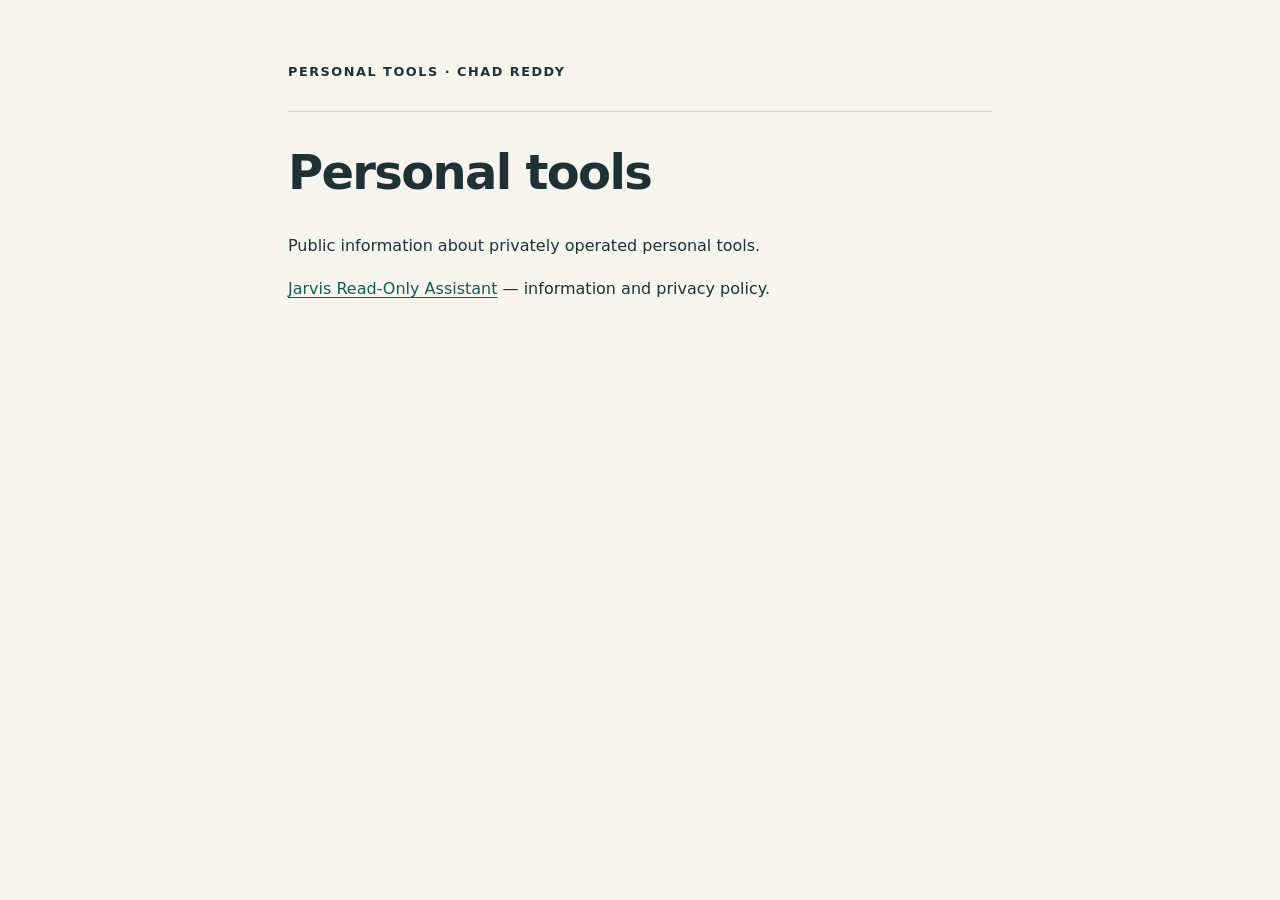
<file: index.html>
<!doctype html>
<html lang="en"><head><meta charset="utf-8"><meta name="viewport" content="width=device-width, initial-scale=1"><title>Chad's personal tools</title><link rel="stylesheet" href="/site.css"></head>
<body><header><p class="kicker">Personal tools · Chad Reddy</p></header><main><h1>Personal tools</h1><p>Public information about privately operated personal tools.</p><p><a href="/jarvis/">Jarvis Read-Only Assistant</a> — information and privacy policy.</p></main></body></html>
</file>
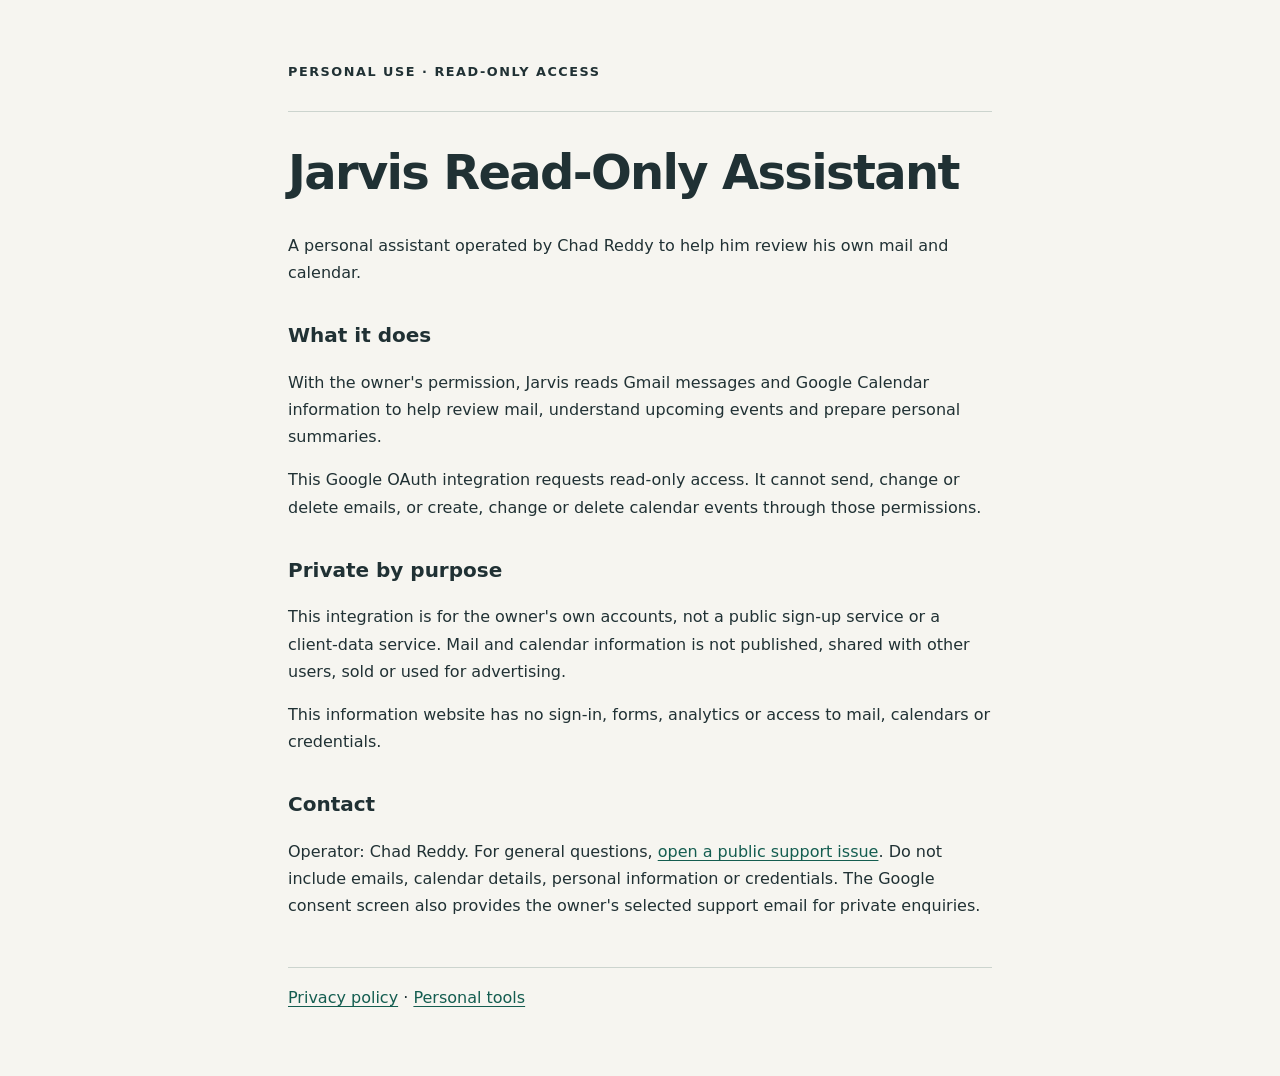
<file: jarvis/index.html>
<!doctype html>
<html lang="en"><head><meta charset="utf-8"><meta name="viewport" content="width=device-width, initial-scale=1"><meta name="description" content="Jarvis is Chad Reddy's personal, read-only mail and calendar assistant."><title>Jarvis Read-Only Assistant</title><link rel="stylesheet" href="/site.css"></head>
<body><header><p class="kicker">Personal use · Read-only access</p></header>
<main><h1>Jarvis Read-Only Assistant</h1><p>A personal assistant operated by Chad Reddy to help him review his own mail and calendar.</p>
<h2>What it does</h2><p>With the owner's permission, Jarvis reads Gmail messages and Google Calendar information to help review mail, understand upcoming events and prepare personal summaries.</p><p>This Google OAuth integration requests read-only access. It cannot send, change or delete emails, or create, change or delete calendar events through those permissions.</p>
<h2>Private by purpose</h2><p>This integration is for the owner's own accounts, not a public sign-up service or a client-data service. Mail and calendar information is not published, shared with other users, sold or used for advertising.</p><p>This information website has no sign-in, forms, analytics or access to mail, calendars or credentials.</p>
<h2>Contact</h2><p>Operator: Chad Reddy. For general questions, <a href="https://github.com/wicki2c/wicki2c.github.io/issues/new">open a public support issue</a>. Do not include emails, calendar details, personal information or credentials. The Google consent screen also provides the owner's selected support email for private enquiries.</p></main>
<footer><a href="/jarvis/privacy/">Privacy policy</a> · <a href="/">Personal tools</a></footer></body></html>
</file>
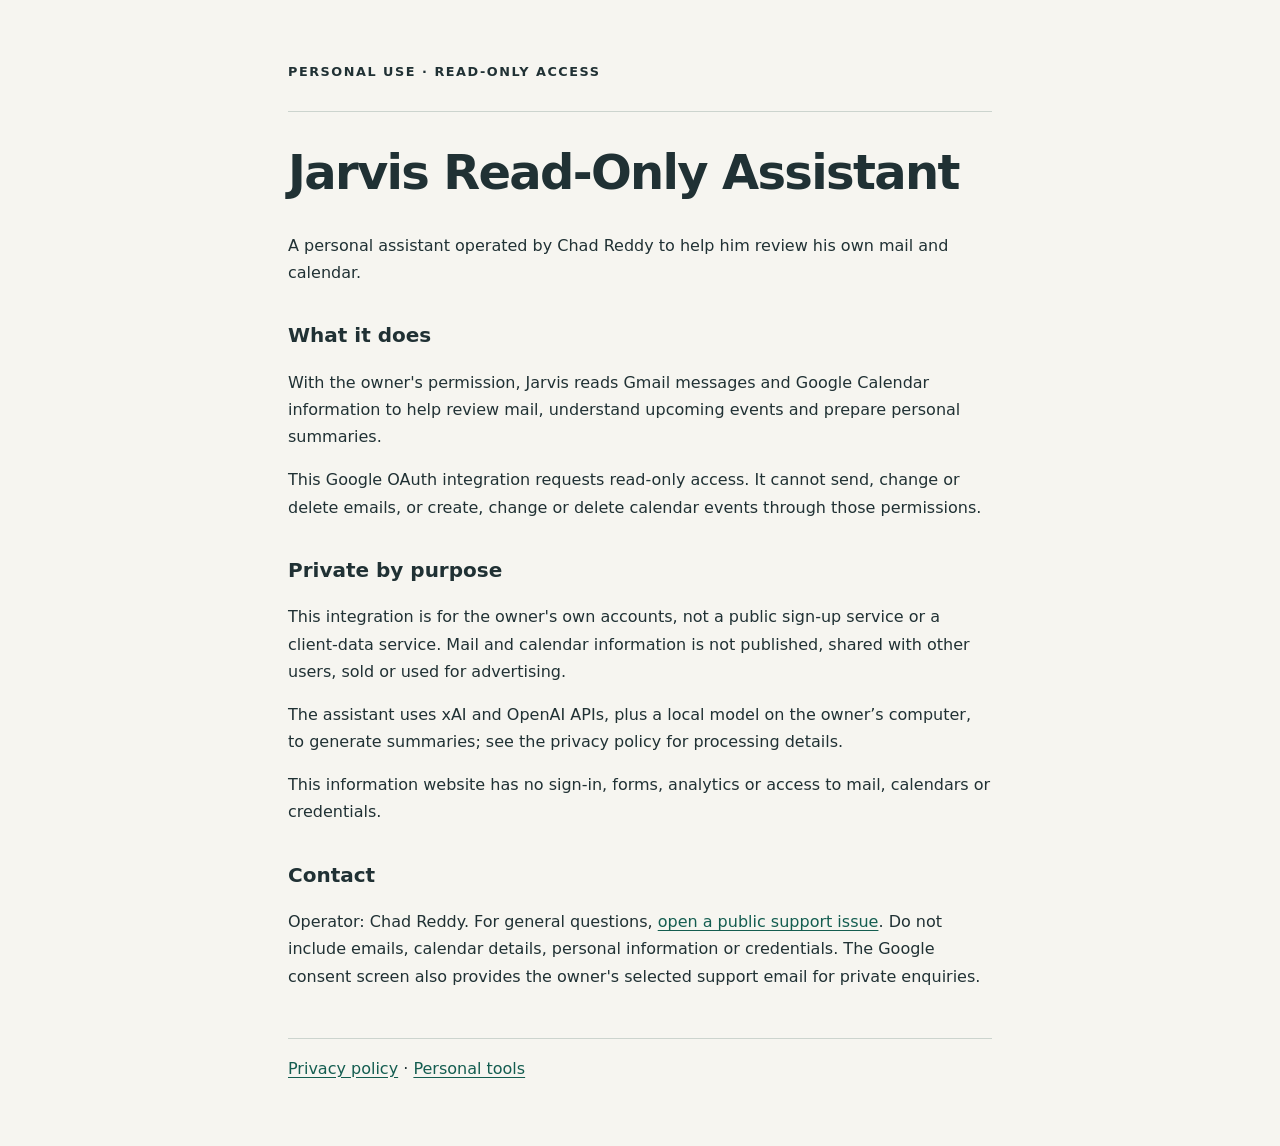
<file: docs/jarvis/index.html>
<!doctype html>
<html lang="en"><head><meta charset="utf-8"><meta name="viewport" content="width=device-width, initial-scale=1"><meta name="description" content="Jarvis is Chad Reddy's personal, read-only mail and calendar assistant."><title>Jarvis Read-Only Assistant</title><link rel="stylesheet" href="/site.css"></head>
<body><header><p class="kicker">Personal use · Read-only access</p></header>
<main><h1>Jarvis Read-Only Assistant</h1><p>A personal assistant operated by Chad Reddy to help him review his own mail and calendar.</p>
<h2>What it does</h2><p>With the owner's permission, Jarvis reads Gmail messages and Google Calendar information to help review mail, understand upcoming events and prepare personal summaries.</p><p>This Google OAuth integration requests read-only access. It cannot send, change or delete emails, or create, change or delete calendar events through those permissions.</p>
<h2>Private by purpose</h2><p>This integration is for the owner's own accounts, not a public sign-up service or a client-data service. Mail and calendar information is not published, shared with other users, sold or used for advertising.</p><p>The assistant uses xAI and OpenAI APIs, plus a local model on the owner’s computer, to generate summaries; see the privacy policy for processing details.</p><p>This information website has no sign-in, forms, analytics or access to mail, calendars or credentials.</p>
<h2>Contact</h2><p>Operator: Chad Reddy. For general questions, <a href="https://github.com/wicki2c/wicki2c.github.io/issues/new">open a public support issue</a>. Do not include emails, calendar details, personal information or credentials. The Google consent screen also provides the owner's selected support email for private enquiries.</p></main>
<footer><a href="/jarvis/privacy/">Privacy policy</a> · <a href="/">Personal tools</a></footer></body></html>
</file>
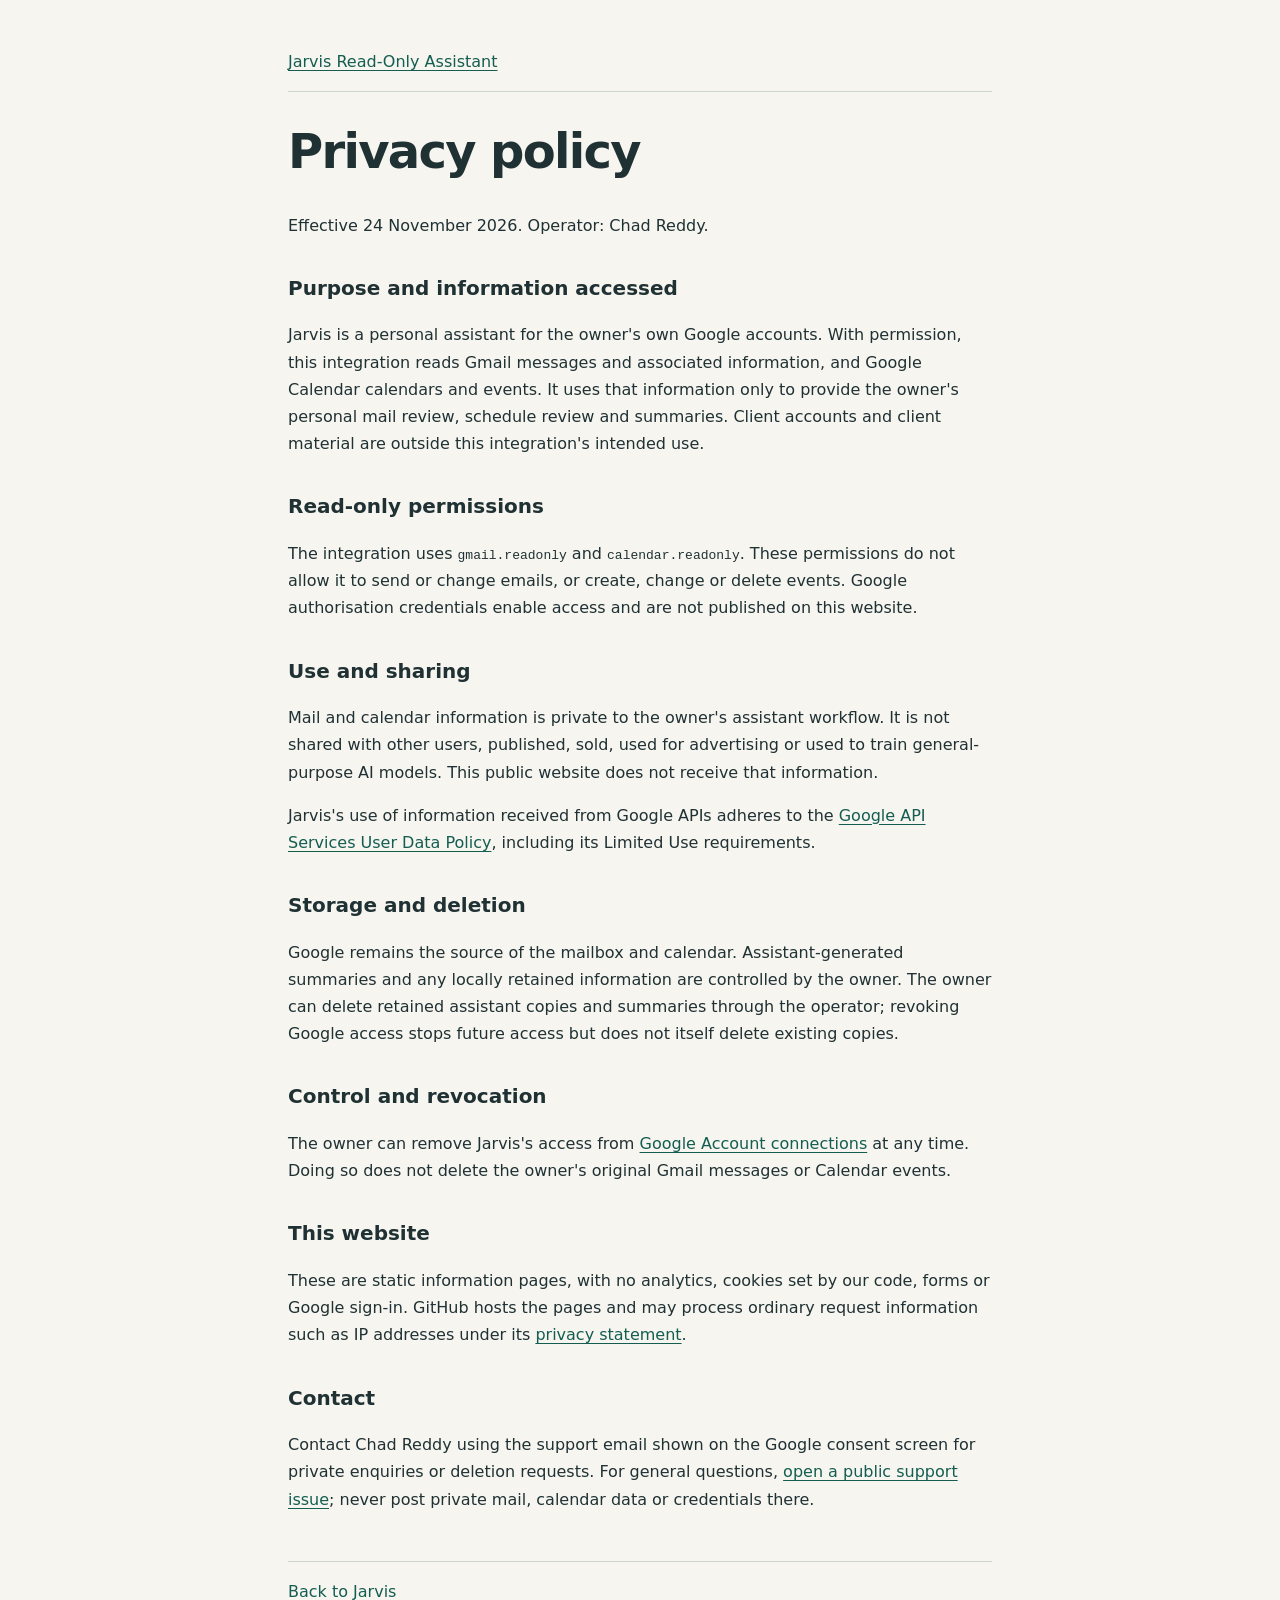
<file: jarvis/privacy/index.html>
<!doctype html>
<html lang="en"><head><meta charset="utf-8"><meta name="viewport" content="width=device-width, initial-scale=1"><title>Privacy policy · Jarvis Read-Only Assistant</title><link rel="stylesheet" href="/site.css"></head>
<body><header><a href="/jarvis/">Jarvis Read-Only Assistant</a></header><main><h1>Privacy policy</h1><p>Effective 24 November 2026. Operator: Chad Reddy.</p>
<h2>Purpose and information accessed</h2><p>Jarvis is a personal assistant for the owner's own Google accounts. With permission, this integration reads Gmail messages and associated information, and Google Calendar calendars and events. It uses that information only to provide the owner's personal mail review, schedule review and summaries. Client accounts and client material are outside this integration's intended use.</p>
<h2>Read-only permissions</h2><p>The integration uses <code>gmail.readonly</code> and <code>calendar.readonly</code>. These permissions do not allow it to send or change emails, or create, change or delete events. Google authorisation credentials enable access and are not published on this website.</p>
<h2>Use and sharing</h2><p>Mail and calendar information is private to the owner's assistant workflow. It is not shared with other users, published, sold, used for advertising or used to train general-purpose AI models. This public website does not receive that information.</p><p>Jarvis's use of information received from Google APIs adheres to the <a href="https://developers.google.com/terms/api-services-user-data-policy">Google API Services User Data Policy</a>, including its Limited Use requirements.</p>
<h2>Storage and deletion</h2><p>Google remains the source of the mailbox and calendar. Assistant-generated summaries and any locally retained information are controlled by the owner. The owner can delete retained assistant copies and summaries through the operator; revoking Google access stops future access but does not itself delete existing copies.</p>
<h2>Control and revocation</h2><p>The owner can remove Jarvis's access from <a href="https://myaccount.google.com/connections">Google Account connections</a> at any time. Doing so does not delete the owner's original Gmail messages or Calendar events.</p>
<h2>This website</h2><p>These are static information pages, with no analytics, cookies set by our code, forms or Google sign-in. GitHub hosts the pages and may process ordinary request information such as IP addresses under its <a href="https://docs.github.com/en/site-policy/privacy-policies/github-general-privacy-statement">privacy statement</a>.</p>
<h2>Contact</h2><p>Contact Chad Reddy using the support email shown on the Google consent screen for private enquiries or deletion requests. For general questions, <a href="https://github.com/wicki2c/wicki2c.github.io/issues/new">open a public support issue</a>; never post private mail, calendar data or credentials there.</p></main><footer><a href="/jarvis/">Back to Jarvis</a></footer></body></html>
</file>
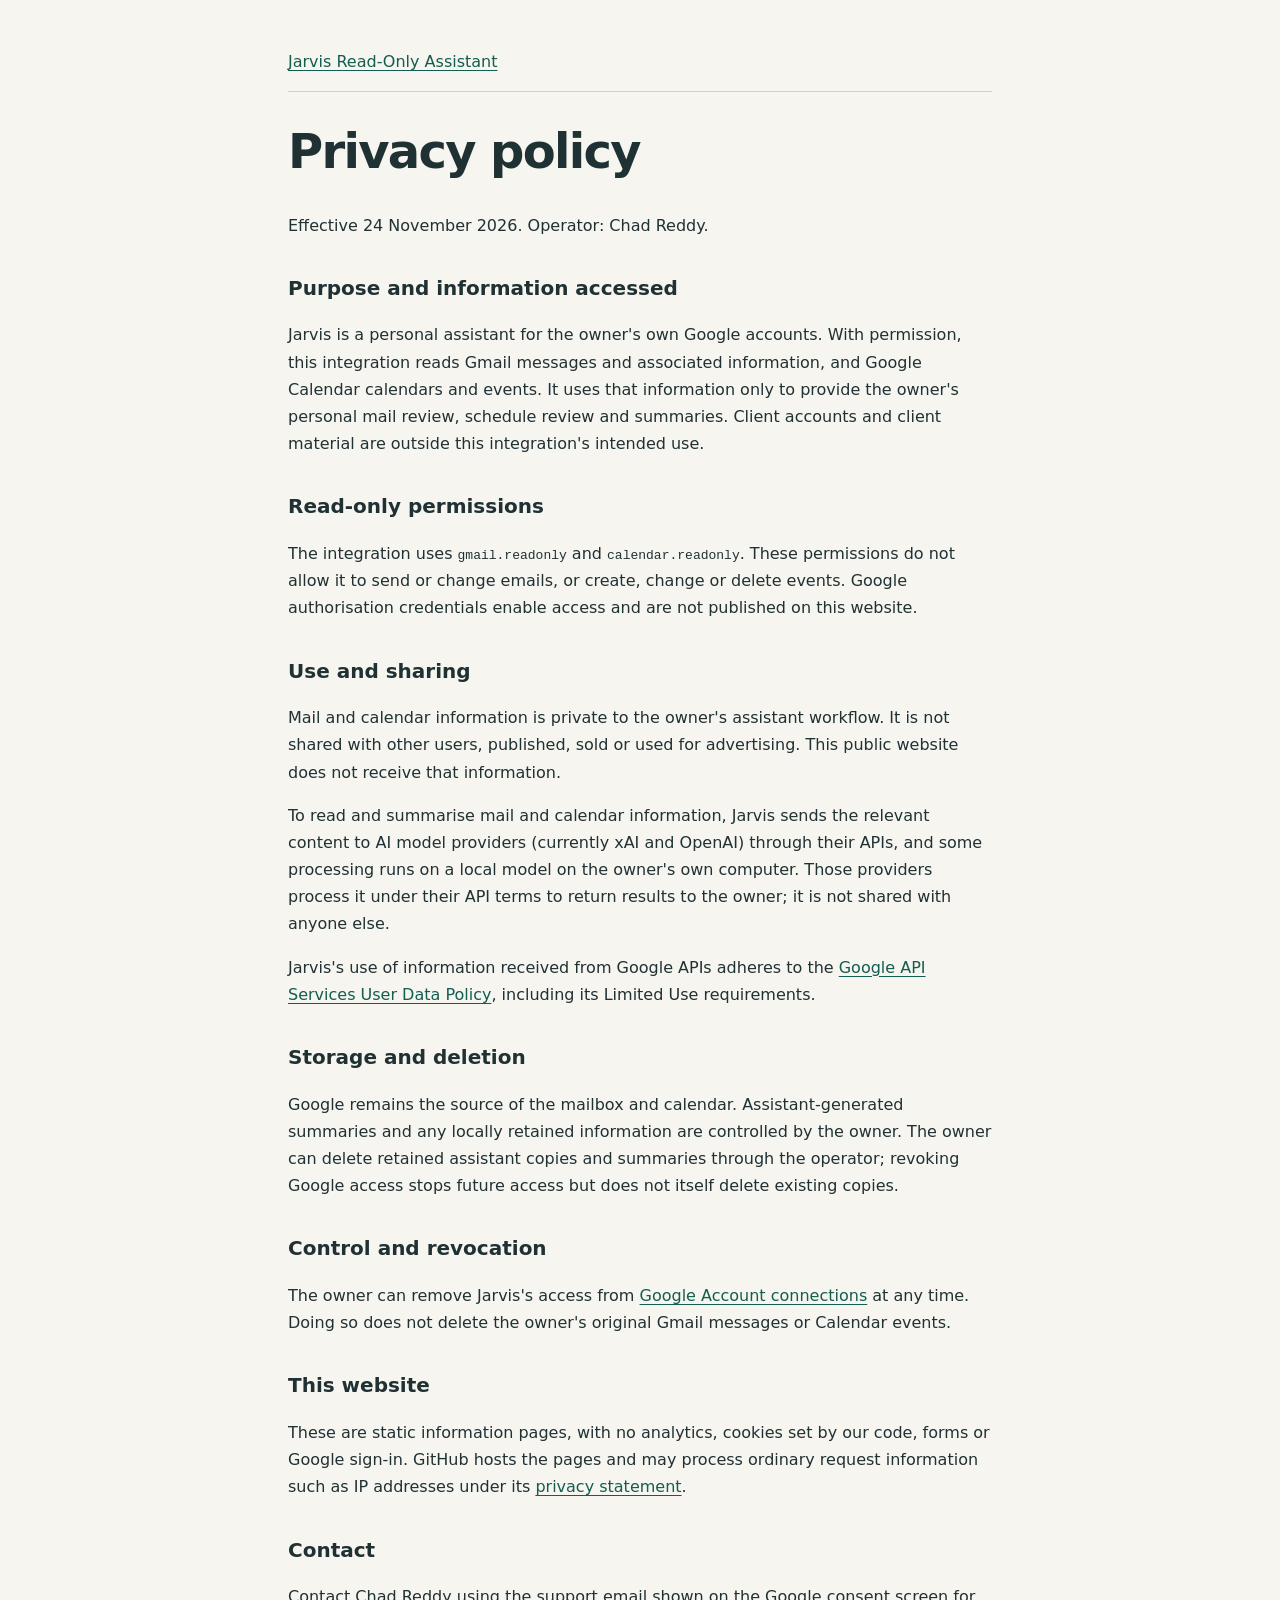
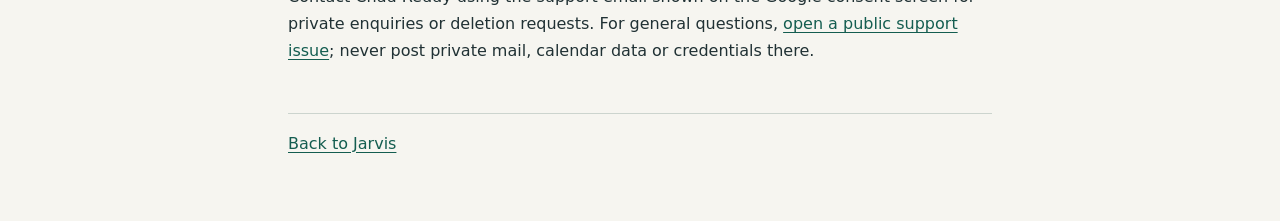
<file: docs/jarvis/privacy/index.html>
<!doctype html>
<html lang="en"><head><meta charset="utf-8"><meta name="viewport" content="width=device-width, initial-scale=1"><title>Privacy policy · Jarvis Read-Only Assistant</title><link rel="stylesheet" href="/site.css"></head>
<body><header><a href="/jarvis/">Jarvis Read-Only Assistant</a></header><main><h1>Privacy policy</h1><p>Effective 24 November 2026. Operator: Chad Reddy.</p>
<h2>Purpose and information accessed</h2><p>Jarvis is a personal assistant for the owner's own Google accounts. With permission, this integration reads Gmail messages and associated information, and Google Calendar calendars and events. It uses that information only to provide the owner's personal mail review, schedule review and summaries. Client accounts and client material are outside this integration's intended use.</p>
<h2>Read-only permissions</h2><p>The integration uses <code>gmail.readonly</code> and <code>calendar.readonly</code>. These permissions do not allow it to send or change emails, or create, change or delete events. Google authorisation credentials enable access and are not published on this website.</p>
<h2>Use and sharing</h2><p>Mail and calendar information is private to the owner's assistant workflow. It is not shared with other users, published, sold or used for advertising. This public website does not receive that information.</p><p>To read and summarise mail and calendar information, Jarvis sends the relevant content to AI model providers (currently xAI and OpenAI) through their APIs, and some processing runs on a local model on the owner's own computer. Those providers process it under their API terms to return results to the owner; it is not shared with anyone else.</p><p>Jarvis's use of information received from Google APIs adheres to the <a href="https://developers.google.com/terms/api-services-user-data-policy">Google API Services User Data Policy</a>, including its Limited Use requirements.</p>
<h2>Storage and deletion</h2><p>Google remains the source of the mailbox and calendar. Assistant-generated summaries and any locally retained information are controlled by the owner. The owner can delete retained assistant copies and summaries through the operator; revoking Google access stops future access but does not itself delete existing copies.</p>
<h2>Control and revocation</h2><p>The owner can remove Jarvis's access from <a href="https://myaccount.google.com/connections">Google Account connections</a> at any time. Doing so does not delete the owner's original Gmail messages or Calendar events.</p>
<h2>This website</h2><p>These are static information pages, with no analytics, cookies set by our code, forms or Google sign-in. GitHub hosts the pages and may process ordinary request information such as IP addresses under its <a href="https://docs.github.com/en/site-policy/privacy-policies/github-general-privacy-statement">privacy statement</a>.</p>
<h2>Contact</h2><p>Contact Chad Reddy using the support email shown on the Google consent screen for private enquiries or deletion requests. For general questions, <a href="https://github.com/wicki2c/wicki2c.github.io/issues/new">open a public support issue</a>; never post private mail, calendar data or credentials there.</p></main><footer><a href="/jarvis/">Back to Jarvis</a></footer></body></html>
</file>
<file: site.css>
:root { color-scheme: light; font-family: system-ui, sans-serif; color: #203134; background: #f6f5f0; }
body { max-width: 44rem; margin: 0 auto; padding: 3rem 1.25rem; line-height: 1.7; }
header, footer { border-bottom: 1px solid #ccd4ce; padding-bottom: 1rem; }
footer { border: 0; border-top: 1px solid #ccd4ce; margin-top: 3rem; padding-top: 1rem; }
h1 { font-size: clamp(2rem, 5vw, 3rem); line-height: 1.15; letter-spacing: -.035em; }
h2 { font-size: 1.25rem; margin-top: 2rem; }
a { color: #145d50; text-underline-offset: .2em; }
a:focus-visible { outline: 3px solid #145d50; outline-offset: 4px; }
.kicker { text-transform: uppercase; letter-spacing: .12em; font-size: .8rem; font-weight: 700; }
code { overflow-wrap: anywhere; }
</file>
